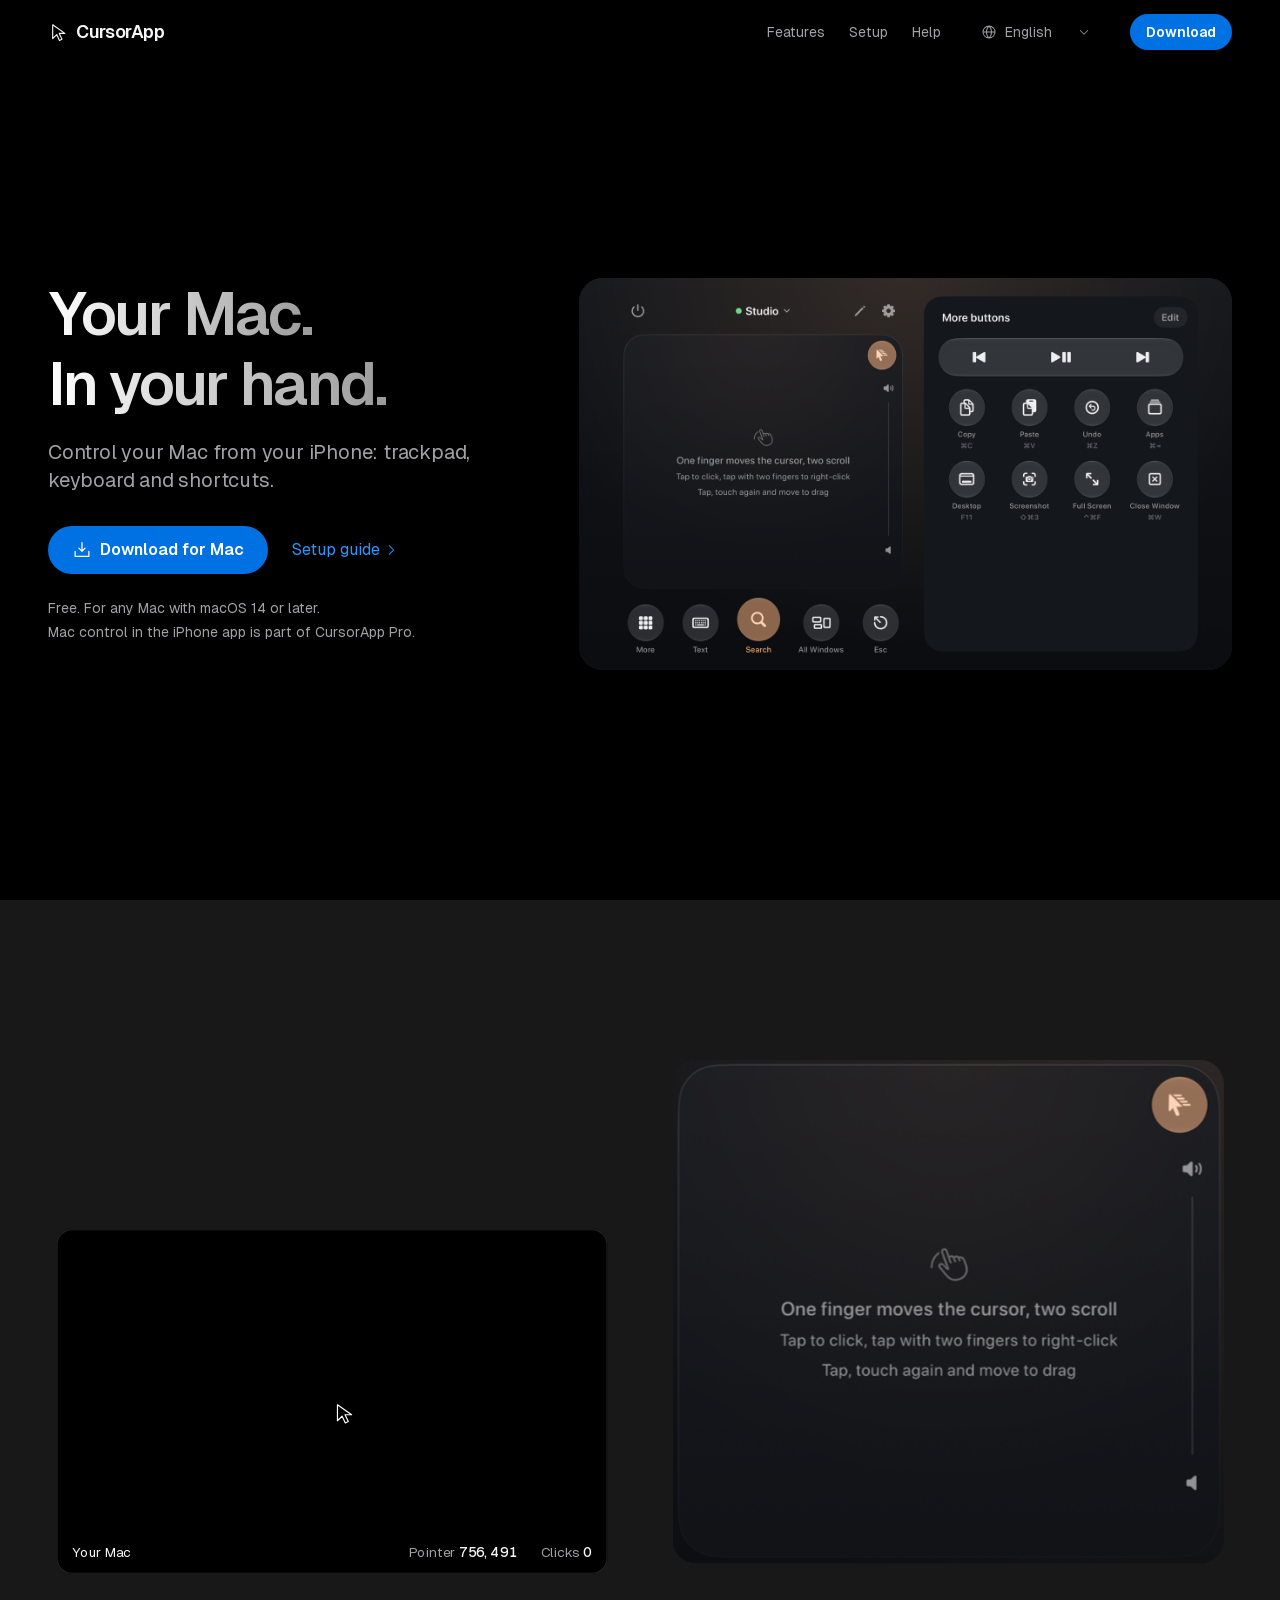
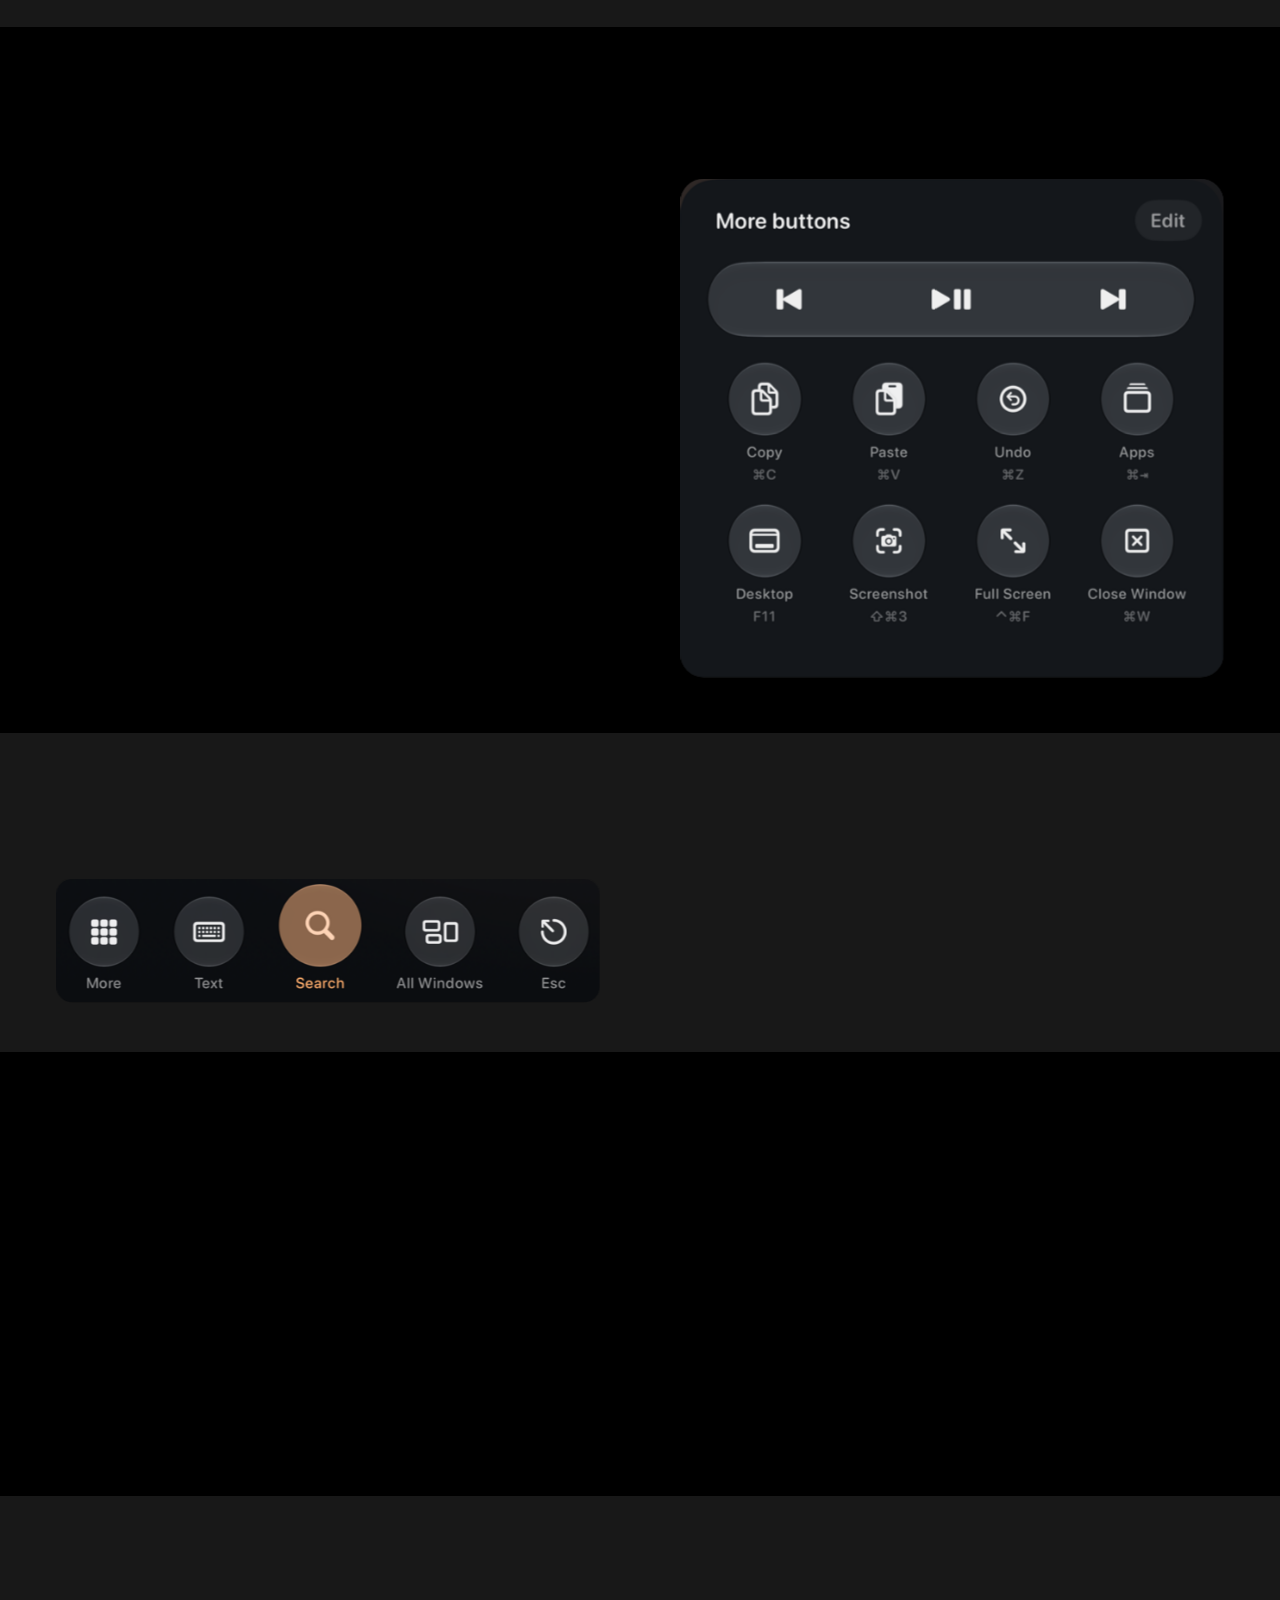
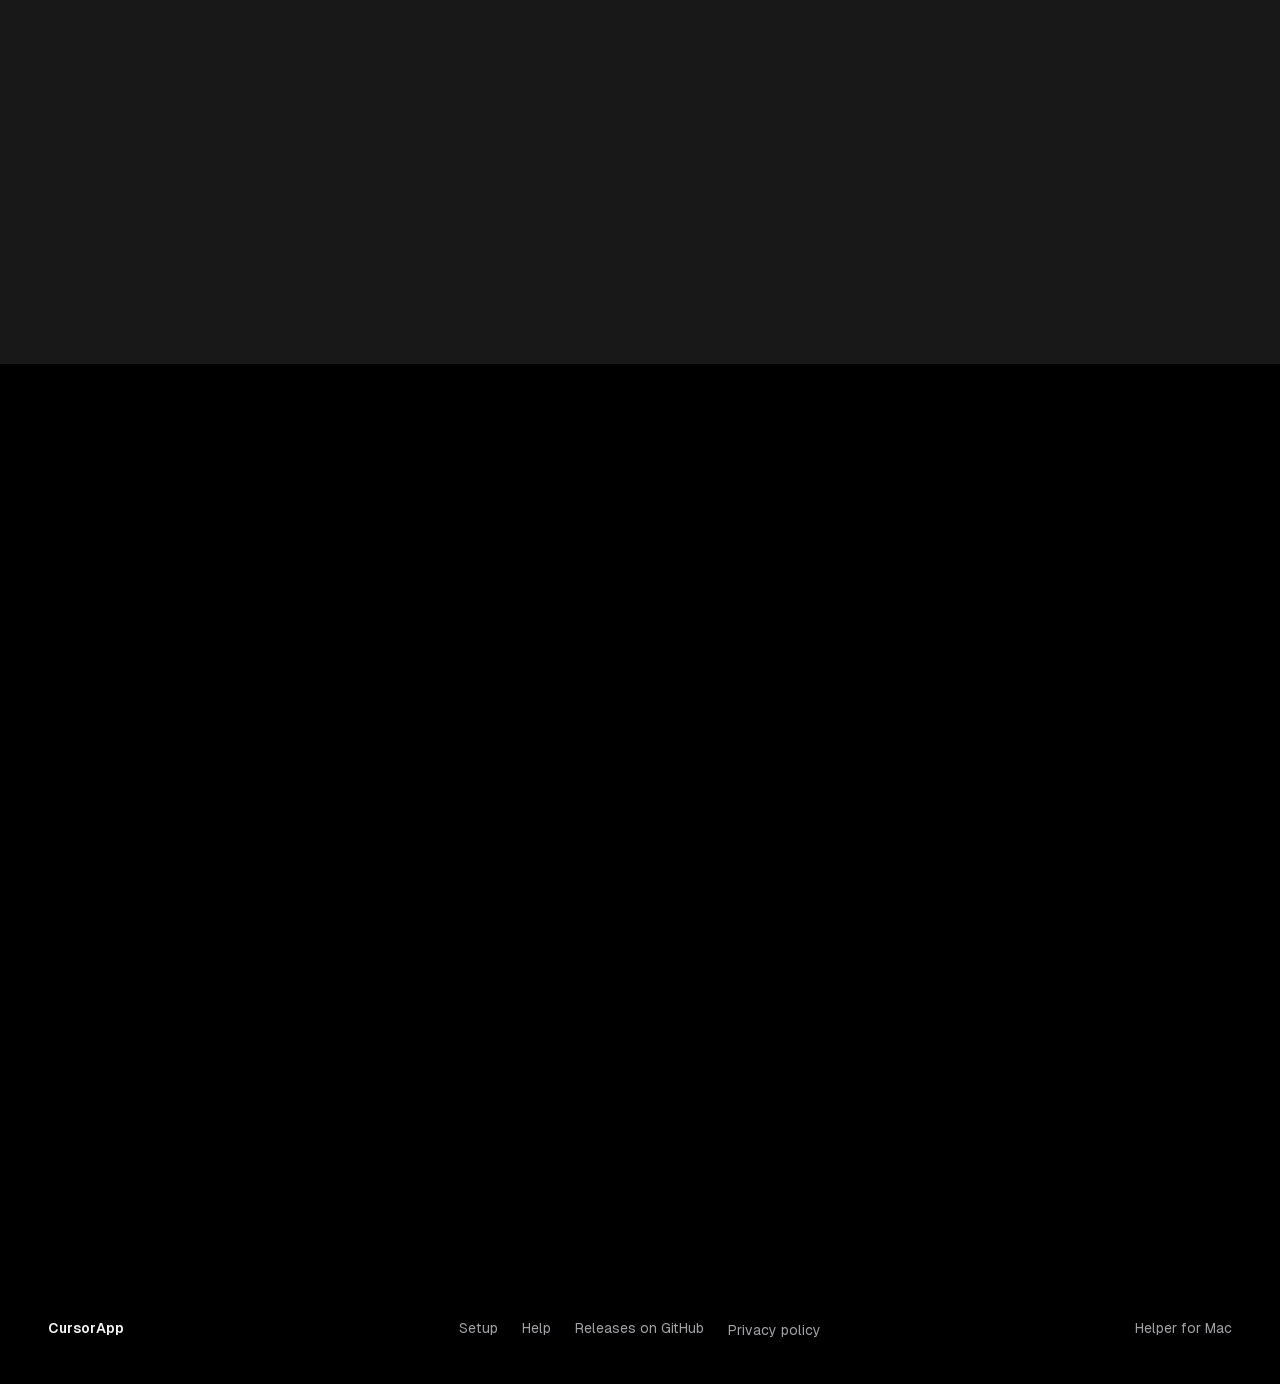
<file: index.html>
<!doctype html>
<html lang="en">
<head>
<meta charset="utf-8">
<meta name="viewport" content="width=device-width, initial-scale=1">
<meta http-equiv="Content-Security-Policy" content="default-src 'self'">
<title>CursorApp</title>
<meta http-equiv="refresh" content="0; url=mac/">
</head>
<body>
<p><a href="mac/">CursorApp Helper for Mac</a></p>
</body>
</html>
</file>
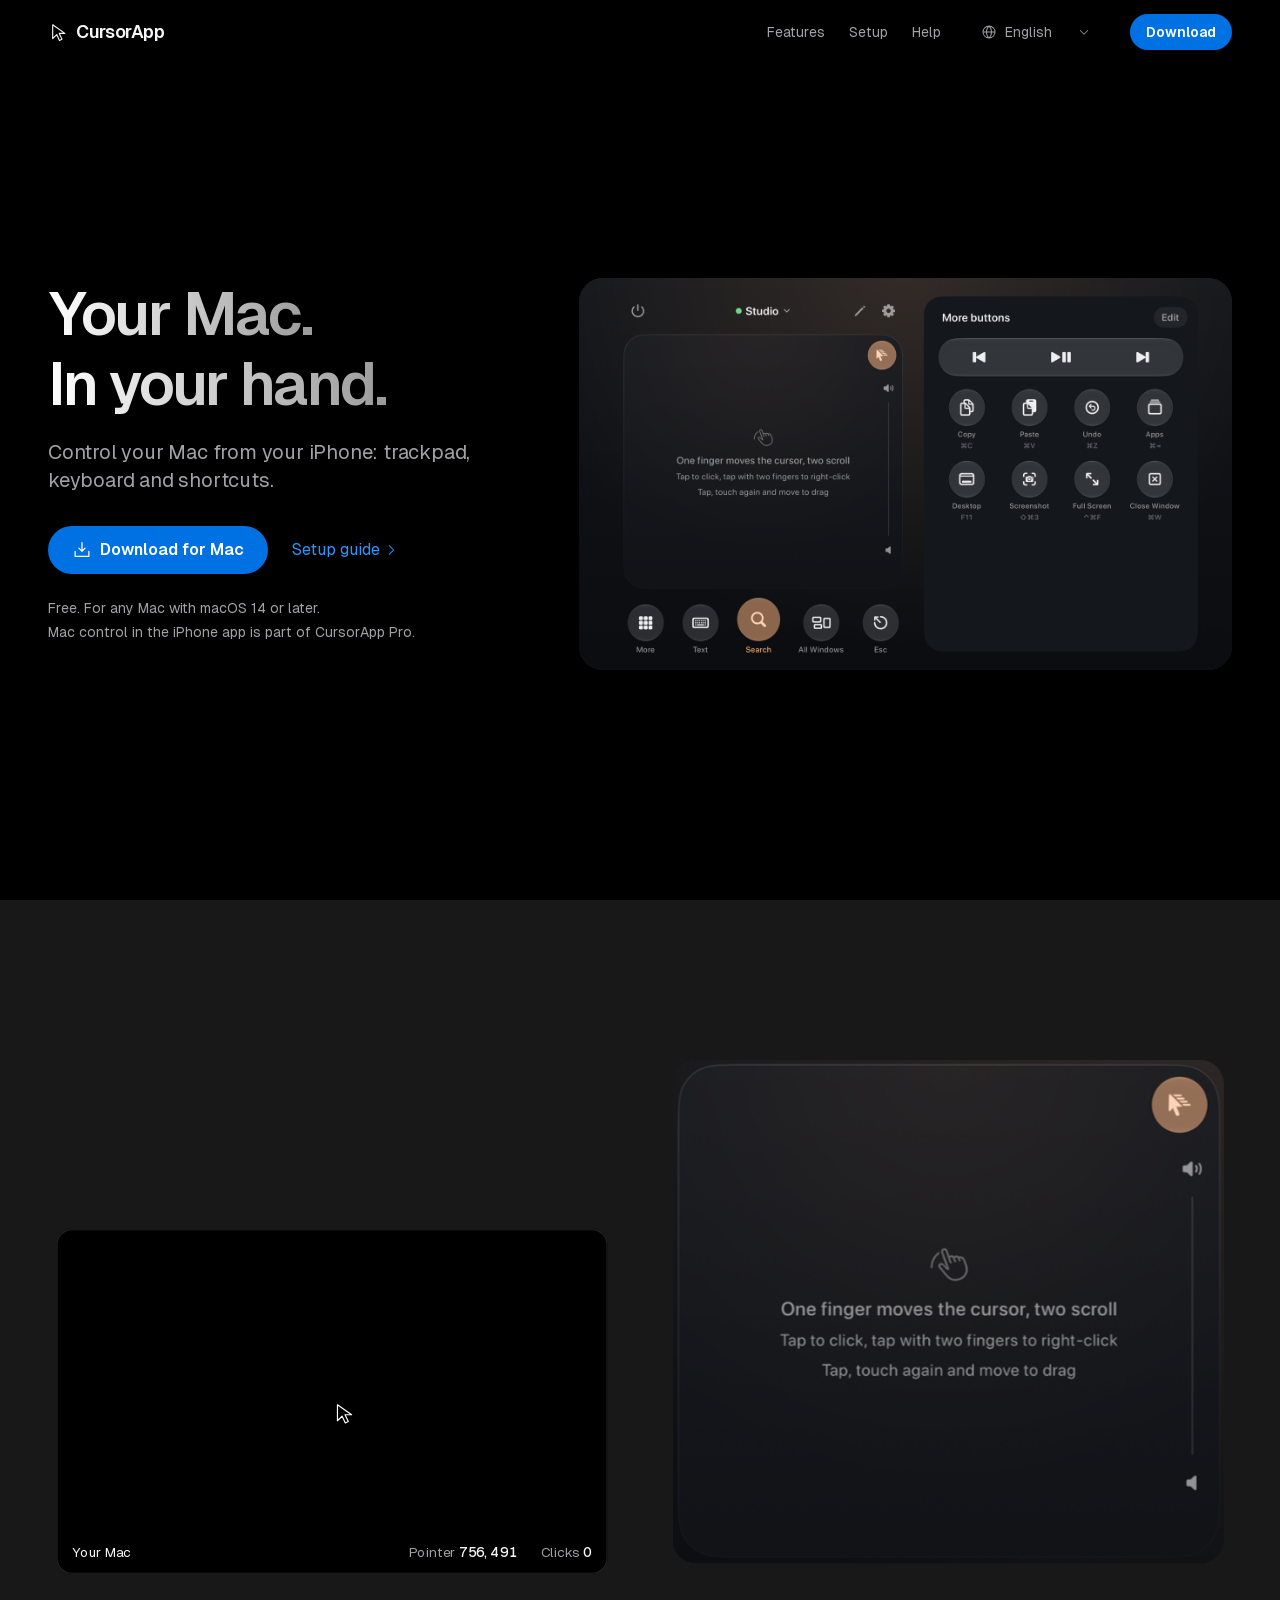
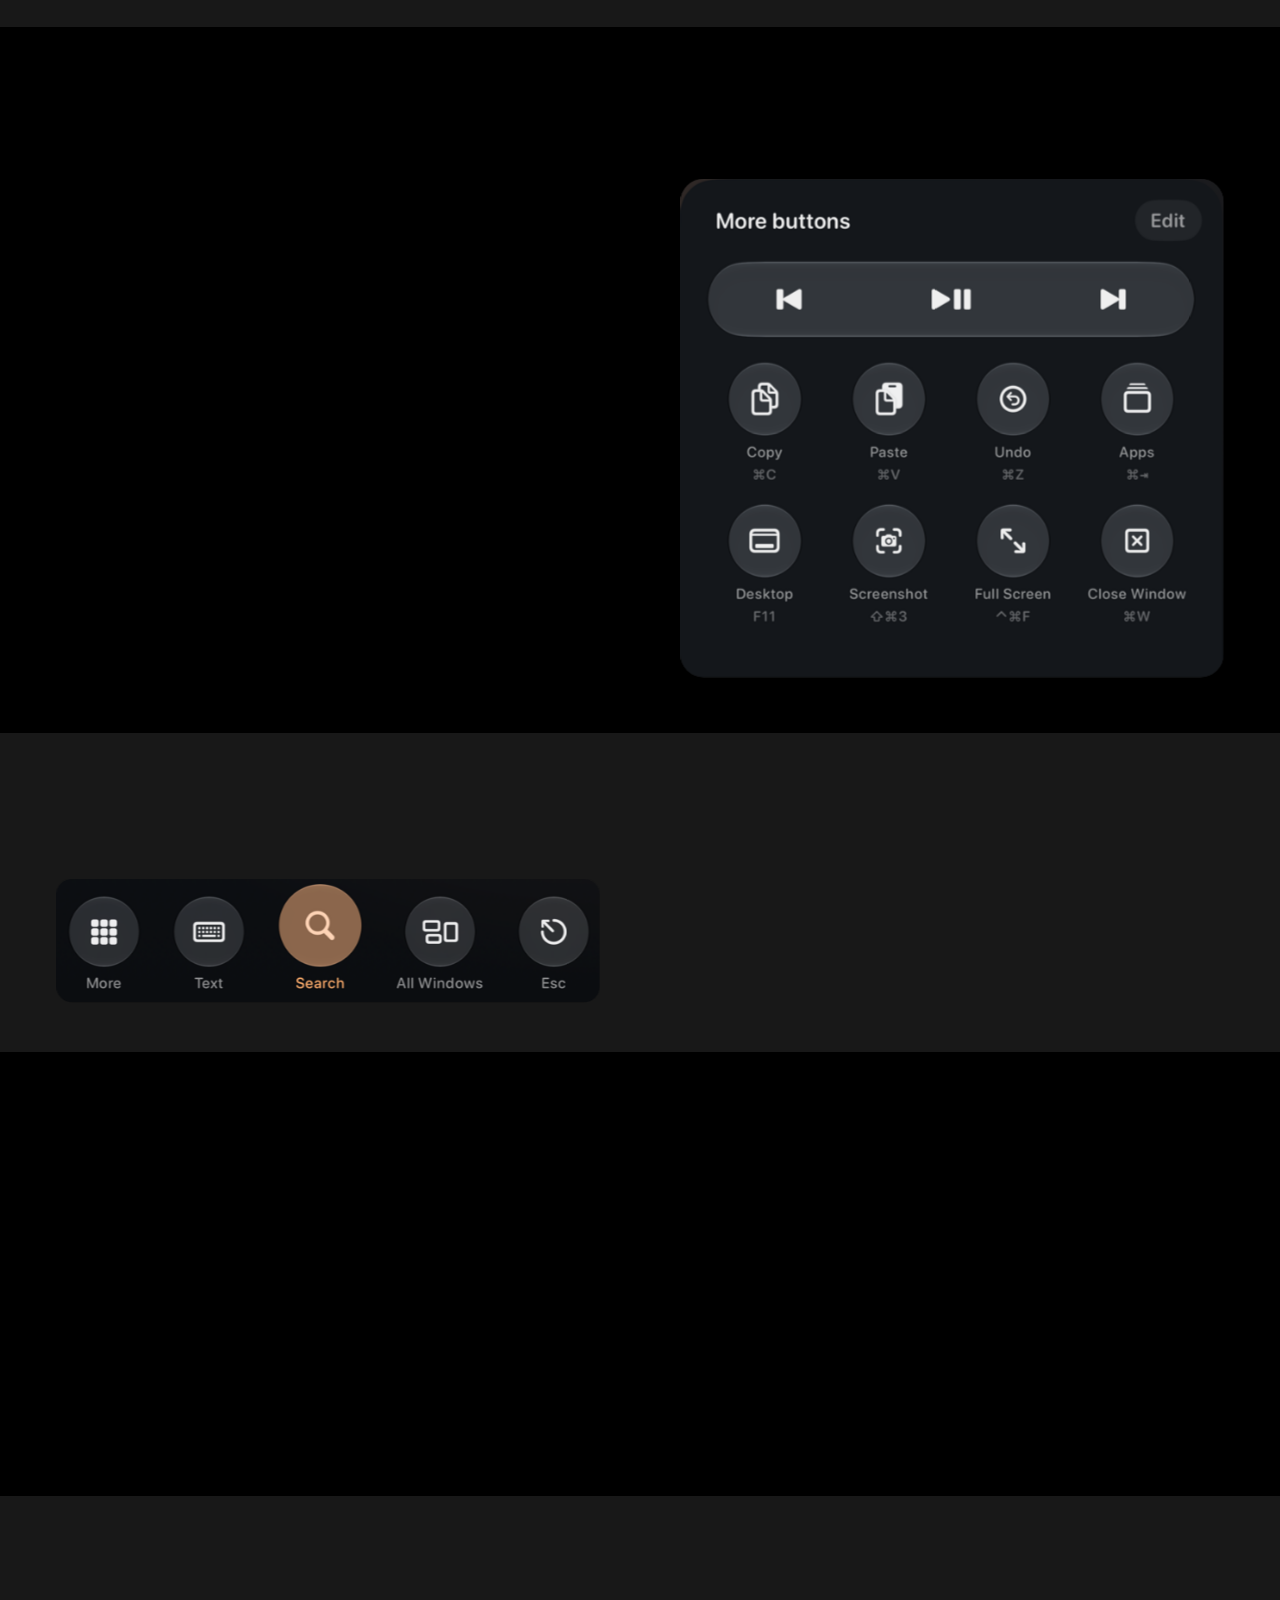
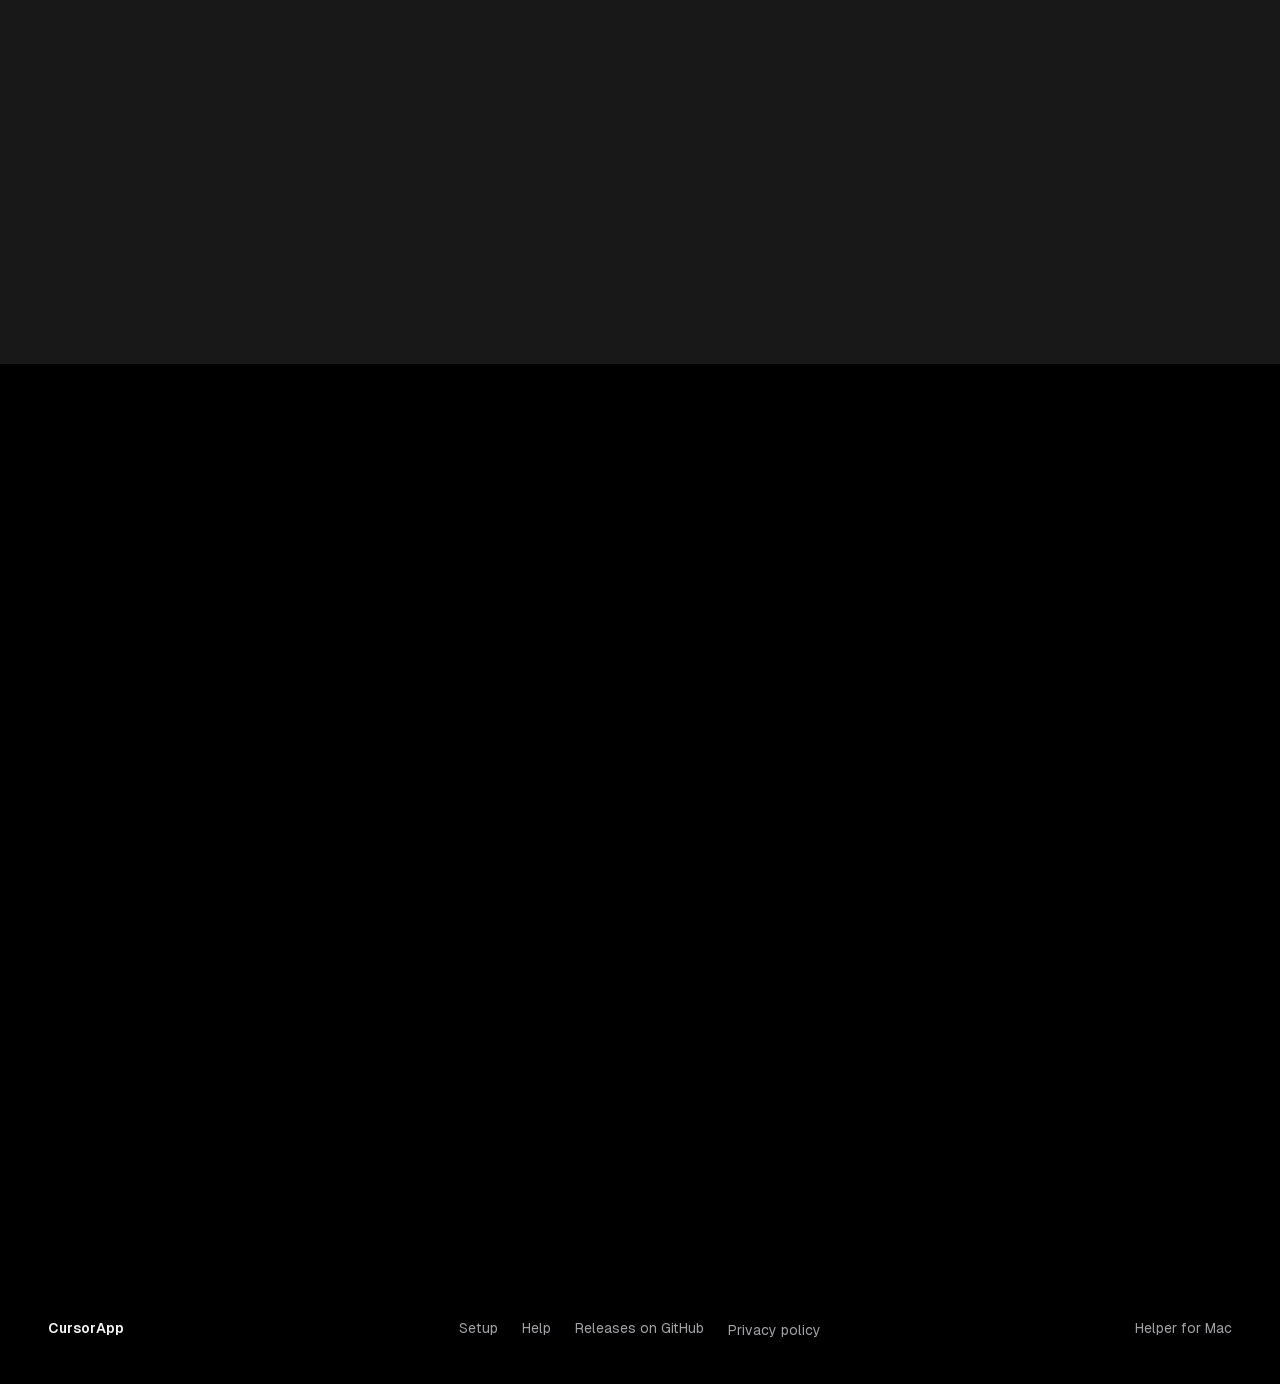
<file: mac/index.html>
<!doctype html>
<html lang="en" dir="ltr">
<head>
<meta charset="utf-8">
<meta name="viewport" content="width=device-width, initial-scale=1">
<meta http-equiv="Content-Security-Policy" content="default-src 'self'">
<meta name="color-scheme" content="dark">
<meta name="theme-color" content="#000000">
<title>CursorApp Helper for Mac</title>
<meta name="description" content="Turn your iPhone into a trackpad and keyboard for your Mac. Download the free CursorApp Helper.">
<meta property="og:title" content="CursorApp Helper for Mac">
<meta property="og:description" content="Use your iPhone as a trackpad, keyboard and remote for your Mac.">
<meta property="og:type" content="website">
<link rel="icon" href="assets/brand-mark.svg" type="image/svg+xml">
<link rel="preload" href="assets/fonts/Geist-Variable.woff2" as="font" type="font/woff2" crossorigin>
<link rel="stylesheet" href="style.css?v=20261028.1">
<script src="locales.js?v=20261028.1" defer></script>
<script src="page.js?v=20261028.1" defer></script>
</head>
<body>
<a class="skip-link" href="#main" data-i18n="skip">Skip to content</a>
<header class="site-header">
  <div class="bar frame">
    <a class="brand" href="./" data-localized-link data-i18n-label="brandLabel" aria-label="CursorApp — home" dir="ltr"><svg class="brand-mark" viewBox="0 0 32 32" aria-hidden="true"><path d="M7.5 4.5v22l6.4-6.4 4.4 9.4 4.1-1.9-4.5-9.4h9.1L7.5 4.5Z"/></svg><span>CursorApp</span></a>
    <nav class="navigation" data-i18n-label="navLabel" aria-label="Navigation"><a href="#features" data-i18n="navFeatures">Features</a><a href="#setup" data-i18n="navSetup">Setup</a><a href="#help" data-i18n="navHelp">Help</a></nav>
    <label class="language-picker">
      <span class="sr-only" data-i18n="language">Language</span>
      <svg class="globe" viewBox="0 0 256 256" aria-hidden="true"><path d="M128,24h0A104,104,0,1,0,232,128,104.12,104.12,0,0,0,128,24Zm87.62,96H175.79C174,83.49,159.94,57.67,148.41,42.4A88.19,88.19,0,0,1,215.63,120ZM96.23,136h63.54c-2.31,41.61-22.23,67.11-31.77,77C118.45,203.1,98.54,177.6,96.23,136Zm0-16C98.54,78.39,118.46,52.89,128,43c9.55,9.93,29.46,35.43,31.77,77Zm11.36-77.6C96.06,57.67,82,83.49,80.21,120H40.37A88.19,88.19,0,0,1,107.59,42.4ZM40.37,136H80.21c1.82,36.51,15.85,62.33,27.38,77.6A88.19,88.19,0,0,1,40.37,136Zm108,77.6c11.53-15.27,25.56-41.09,27.38-77.6h39.84A88.19,88.19,0,0,1,148.41,213.6Z"/></svg>
      <select id="language" name="lang">
        <option value="en" lang="en">English</option><option value="ru" lang="ru">Русский</option><option value="es" lang="es">Español</option><option value="pt-BR" lang="pt-BR">Português</option><option value="fr" lang="fr">Français</option><option value="de" lang="de">Deutsch</option><option value="zh-Hans" lang="zh-Hans">简体中文</option><option value="hi" lang="hi">हिन्दी</option><option value="ar" lang="ar">العربية</option><option value="ja" lang="ja">日本語</option><option value="ko" lang="ko">한국어</option>
      </select>
      <svg class="select-arrow" viewBox="0 0 256 256" aria-hidden="true"><path d="M213.66,101.66l-80,80a8,8,0,0,1-11.32,0l-80-80A8,8,0,0,1,53.66,90.34L128,164.69l74.34-74.35a8,8,0,0,1,11.32,11.32Z"/></svg>
    </label>
    <a class="button button-small" data-download href="https://github.com/AllFatherAI/cursorapp-site/releases" data-i18n="headerDownload">Download</a>
  </div>
</header>
<main id="main">
  <section class="hero" aria-labelledby="h-title">
    <div class="hero-grid frame">
      <div class="hero-copy">
        <h1 id="h-title"><span class="line"><span data-i18n="hero1">Your Mac.</span></span><span class="line"><span data-i18n="hero2">In your hand.</span></span></h1>
        <p class="lead" data-i18n="lead">Use your iPhone as a trackpad, keyboard and remote for your Mac.</p>
        <div class="actions">
          <a class="button" id="download" data-download href="https://github.com/AllFatherAI/cursorapp-site/releases"><svg viewBox="0 0 256 256" aria-hidden="true"><path d="M224,144v64a8,8,0,0,1-8,8H40a8,8,0,0,1-8-8V144a8,8,0,0,1,16,0v56H208V144a8,8,0,0,1,16,0Zm-101.66,5.66a8,8,0,0,0,11.32,0l40-40a8,8,0,0,0-11.32-11.32L136,124.69V32a8,8,0,0,0-16,0v92.69L93.66,98.34a8,8,0,0,0-11.32,11.32Z"/></svg><span class="download-label">Download for Mac</span></a>
          <a class="text-link" href="#setup"><span data-i18n="setupLink">Setup guide</span><svg viewBox="0 0 256 256" aria-hidden="true"><path d="M181.66,133.66l-80,80a8,8,0,0,1-11.32-11.32L164.69,128,90.34,53.66a8,8,0,0,1,11.32-11.32l80,80A8,8,0,0,1,181.66,133.66Z"/></svg></a>
        </div>
        <div class="facts">
          <p data-i18n="requirements">Free. For any Mac with macOS 14 or later.</p>
          <p data-i18n="pricing">Mac control in the iPhone app is part of CursorApp Pro.</p>
          <p class="release-meta" data-status-only aria-live="polite"></p>
          <p class="download-fallback" hidden><a href="https://github.com/AllFatherAI/cursorapp-site/releases" data-i18n="releases">Releases on GitHub</a></p>
          <noscript><p><a href="https://github.com/AllFatherAI/cursorapp-site/releases">Releases on GitHub</a></p></noscript>
        </div>
      </div>
      <figure class="hero-shot shot" data-ui>
        <img data-shot="mac-shortcuts" data-i18n-alt="heroAlt" src="assets/mac-shortcuts-en.webp" width="1500" height="900" alt="CursorApp on iPhone with the trackpad, the dock and the More buttons panel for a Mac" fetchpriority="high">
      </figure>
    </div>
  </section>

  <section class="try" id="features" aria-labelledby="h-try">
    <div class="frame try-grid">
      <div class="try-copy" data-reveal>
        <h2 id="h-try" data-i18n="padTitle">A trackpad you already know.</h2>
        <p data-i18n="padBody">Try it right here.</p>
      </div>
      <div class="mac-screen" id="mac-screen" data-ui data-reveal>
        <svg class="mac-pointer" id="mac-pointer" viewBox="0 0 32 32" aria-hidden="true"><path d="M7.5 4.5v22l6.4-6.4 4.4 9.4 4.1-1.9-4.5-9.4h9.1L7.5 4.5Z"/></svg>
        <p class="readout"><span data-i18n="screenLabel">Your Mac</span><span><span data-i18n="readPointer">Pointer</span> <b id="read-pointer" dir="ltr">756, 491</b></span><span><span data-i18n="readClicks">Clicks</span> <b id="read-clicks">0</b></span></p>
      </div>
      <div class="pad shot" id="pad" tabindex="0" role="application" data-ui data-reveal data-i18n-label="padLabel" aria-label="Trackpad demo" aria-describedby="pad-help">
        <img data-shot="mac-trackpad" src="assets/mac-trackpad-en.webp" width="652" height="596" alt="" loading="lazy" draggable="false">
        <span class="sr-only" id="pad-help" data-i18n="padHelp">Drag to move the pointer, tap to click. With a keyboard, use the arrow keys and Enter.</span>
      </div>
    </div>
  </section>

  <section class="shortcuts" aria-labelledby="h-short">
    <div class="frame split">
      <div class="split-copy">
        <h2 id="h-short" data-i18n="shortTitle" data-reveal>Eight shortcuts. One tap each.</h2>
        <p data-i18n="shortBody" data-reveal>Copy, paste, screenshot, full screen and more. Swap any button for your own.</p>
      </div>
      <figure class="shot panel-shot" data-ui data-reveal>
        <img data-shot="mac-panel" src="assets/mac-panel-en.webp" width="630" height="578" alt="" loading="lazy">
      </figure>
    </div>
  </section>

  <section class="dock" aria-labelledby="h-dock">
    <div class="frame split split-flip">
      <div class="split-copy">
        <h2 id="h-dock" data-i18n="dockTitle" data-reveal>The dock does the rest.</h2>
        <p data-i18n="dockBody" data-reveal>Search opens Spotlight, All Windows shows every window, and Text brings up the iPhone keyboard.</p>
      </div>
      <figure class="shot dock-shot" data-ui data-reveal>
        <img data-shot="mac-dock" src="assets/mac-dock-en.webp" width="652" height="148" alt="" loading="lazy">
      </figure>
    </div>
  </section>

  <section class="trust" aria-labelledby="h-trust">
    <div class="frame trust-grid">
      <h2 id="h-trust" data-i18n="trustTitle" data-reveal>Free and private.</h2>
      <div class="trust-list">
        <div data-reveal><h3 data-i18n="t1Title">Checked by Apple</h3><p data-i18n="t1Body">Helper is signed by its developer and notarized by Apple. Updates are signed too.</p></div>
        <div data-reveal><h3 data-i18n="t2Title">Stays on your Wi‑Fi</h3><p data-i18n="t2Body">Your iPhone talks to your Mac directly. No account, no servers in between.</p></div>
        <div data-reveal><h3 data-i18n="t3Title">No tracking</h3><p data-i18n="t3Body">No analytics or ads.</p><a href="../privacy/" class="privacy-link" data-i18n="privacyLink">Privacy policy</a></div>
      </div>
    </div>
  </section>

  <section class="setup" id="setup" aria-labelledby="h-steps">
    <div class="frame">
      <div class="setup-head" data-reveal><h2 id="h-steps" data-i18n="setupTitle">Set up in three steps.</h2><p data-i18n="setupIntro">Your iPhone and Mac need to be on the same Wi‑Fi.</p></div>
      <ol class="steps">
        <li data-reveal><h3 data-i18n="step1Title">Install Helper</h3><p data-i18n="step1Body">Open the download. Drag CursorApp Helper into Applications, then open it.</p></li>
        <li data-reveal><h3 data-i18n="step2Title">Allow control</h3><p data-i18n="step2Body">Turn on CursorApp Helper in System Settings → Privacy &amp; Security → Accessibility.</p></li>
        <li data-reveal><h3 data-i18n="step3Title">Pair your iPhone</h3><p data-i18n="step3Body">Choose “Pair a Phone…” in the Helper menu. Tap “Search” in CursorApp on your iPhone and choose your Mac.</p></li>
      </ol>
    </div>
  </section>

  <section class="help" id="help" aria-labelledby="h-help">
    <div class="frame help-grid">
      <div class="help-head" data-reveal><h2 id="h-help" data-i18n="helpTitle">Common questions.</h2></div>
      <div class="questions" data-reveal>
        <details name="help"><summary data-i18n="faq1Title">My Mac doesn’t appear</summary><p data-i18n="faq1Body">Check that both devices are on the same network.</p></details>
        <details name="help"><summary data-i18n="faq2Title">Connected, but the cursor won’t move</summary><p data-i18n="faq2Body">Turn on CursorApp Helper in System Settings → Privacy &amp; Security → Accessibility.</p></details>
        <details name="help"><summary data-i18n="faq3Title">My Mac stopped responding after an update</summary><p data-i18n="faq3Body">In Accessibility, remove CursorApp Helper with the “−” button, then add it again from Applications.</p></details>
        <details name="help"><summary data-i18n="faq7Title" id="faq-free">Is Helper free?</summary><p data-i18n="faq7Body">Yes, Helper for Mac is free.</p></details>
        <details name="help"><summary data-i18n="faq5Title">Uninstall Helper</summary><p data-i18n="faq5Body">Choose “Quit” in the Helper menu and delete Helper from Applications.</p></details>
        <details name="help"><summary data-i18n="faq6Title">Signing and download verification</summary><p data-i18n="faq6Body">Helper is signed with Developer ID “Vladislav Sukhov (Y3SRRD5QMG)” and notarized by Apple.</p><div id="sha-box" hidden><p data-i18n="hashLabel">Download SHA-256:</p><code id="sha" dir="ltr"></code><p data-i18n="hashInstructions">Run shasum -a 256 path/to/file.dmg in Terminal and compare the result.</p></div></details>
      </div>
    </div>
  </section>

  <section class="final" aria-labelledby="h-final">
    <div class="frame final-inner">
      <h2 id="h-final" data-i18n="ctaTitle" data-reveal>Your Mac, from the couch.</h2>
      <div class="final-action" data-reveal>
        <a class="button" data-download href="https://github.com/AllFatherAI/cursorapp-site/releases"><svg viewBox="0 0 256 256" aria-hidden="true"><path d="M224,144v64a8,8,0,0,1-8,8H40a8,8,0,0,1-8-8V144a8,8,0,0,1,16,0v56H208V144a8,8,0,0,1,16,0Zm-101.66,5.66a8,8,0,0,0,11.32,0l40-40a8,8,0,0,0-11.32-11.32L136,124.69V32a8,8,0,0,0-16,0v92.69L93.66,98.34a8,8,0,0,0-11.32,11.32Z"/></svg><span class="download-label">Download for Mac</span></a>
        <p class="release-meta" aria-hidden="true"></p>
        <p data-i18n="requirements">macOS 14 or later · Apple silicon and Intel</p>
      </div>
    </div>
  </section>
</main>
<footer class="frame site-footer">
  <a href="#main" class="footer-name" dir="ltr">CursorApp</a>
  <nav class="footer-links" data-i18n-label="navLabel" aria-label="Navigation"><a href="#setup" data-i18n="navSetup">Setup</a><a href="#help" data-i18n="navHelp">Help</a><a href="https://github.com/AllFatherAI/cursorapp-site/releases" data-i18n="releases">Releases on GitHub</a><a href="../privacy/" class="privacy-link" data-i18n="privacyLink">Privacy policy</a></nav>
  <span class="footer-label" data-i18n="footerLabel">Helper for Mac</span>
</footer>
</body>
</html>
</file>
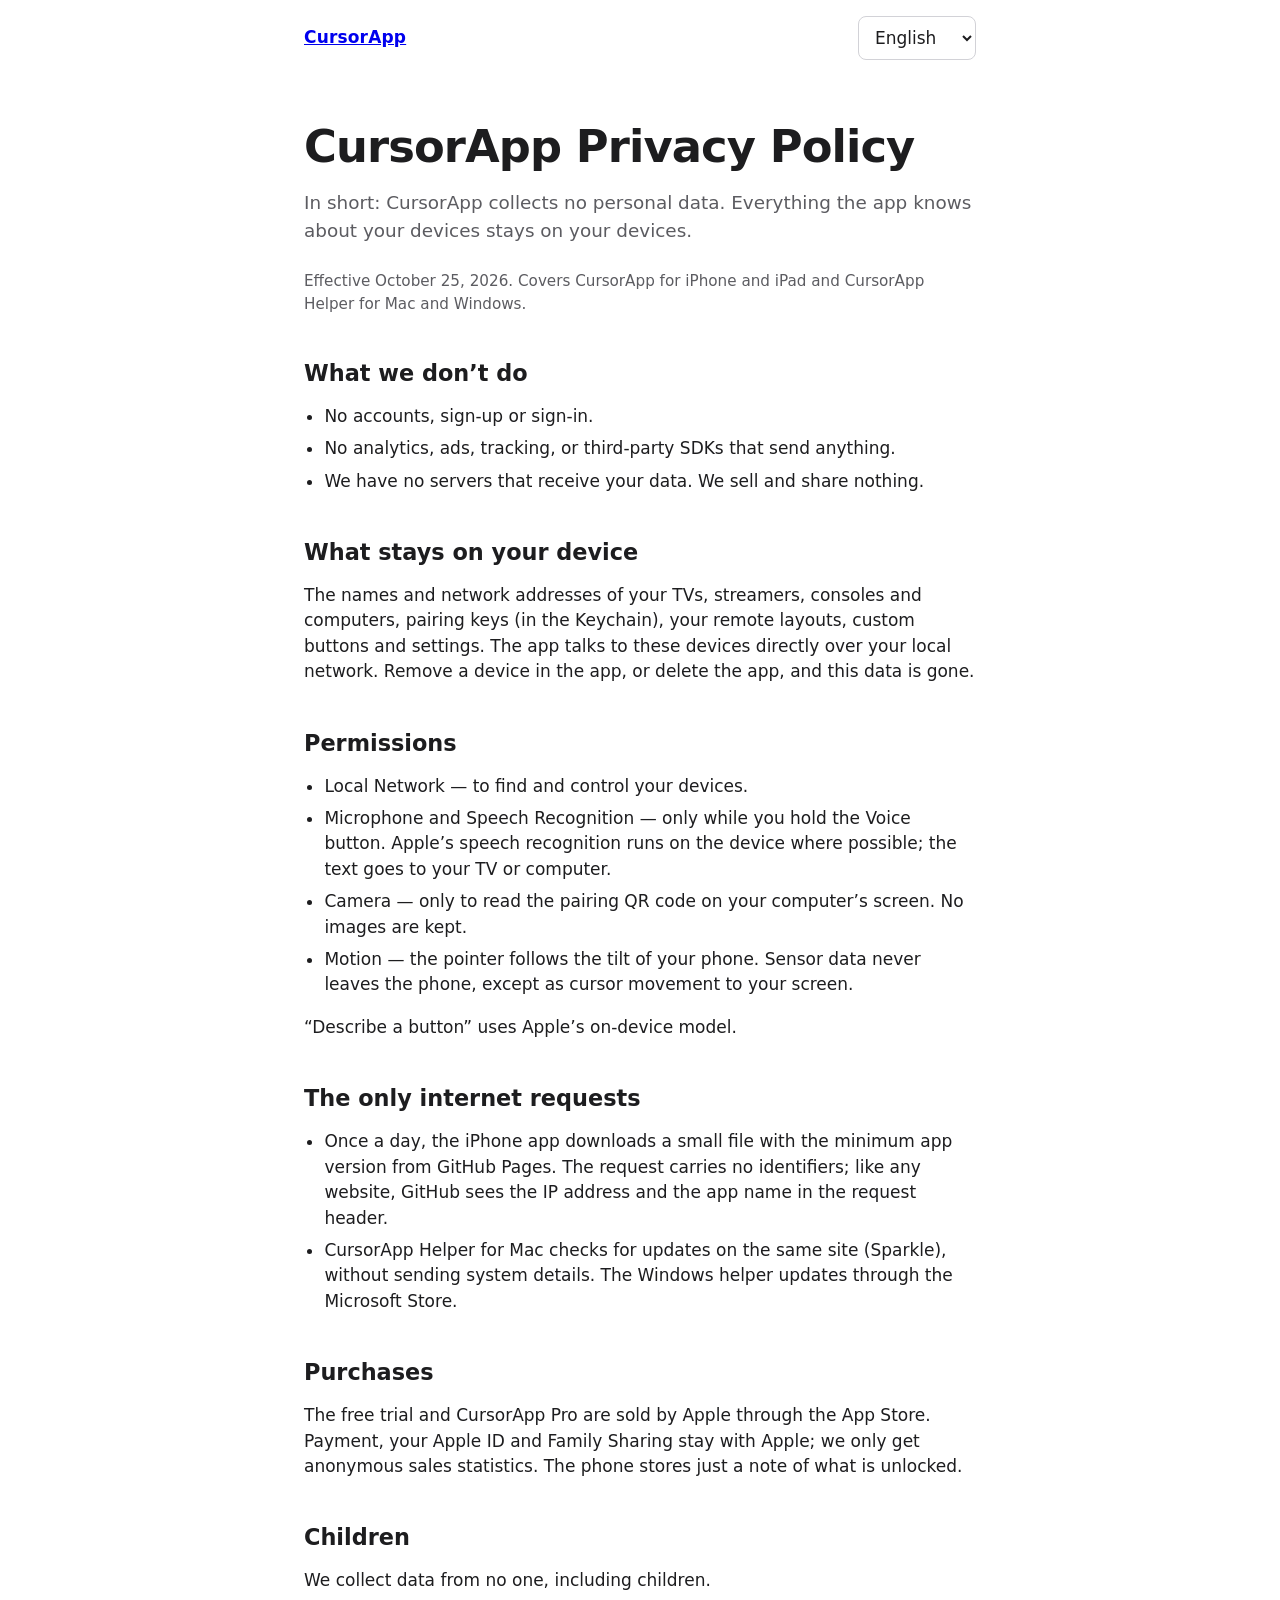
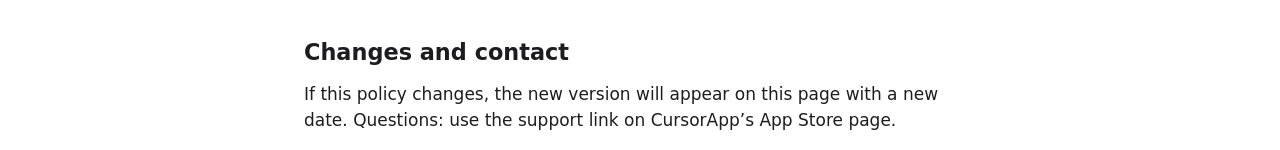
<file: privacy/index.html>
<!doctype html>
<html lang="en">
<head>
<meta charset="utf-8">
<meta name="viewport" content="width=device-width, initial-scale=1">
<meta http-equiv="Content-Security-Policy" content="default-src 'self'">
<meta name="color-scheme" content="light dark">
<title>CursorApp Privacy Policy</title>
<meta name="description" content="CursorApp collects no personal data. Everything stays on your devices.">
<link rel="stylesheet" href="style.css">
<script src="../lang.js" defer></script>
</head>
<body class="legal">
<header class="bar">
  <a class="brand" href="../mac/" data-localized-link>CursorApp<span class="brand-dot" aria-hidden="true"></span></a>
  <label class="language-picker">
    <span class="sr-only"><span lang="ru">Язык</span><span lang="en">Language</span></span>
    <select id="language" name="lang">
      <option value="en" lang="en">English</option>
      <option value="ru" lang="ru">Русский</option>
    </select>
  </label>
</header>

<main>
  <section aria-labelledby="h-title">
    <h1 id="h-title"><span lang="ru">Политика конфиденциальности CursorApp</span><span lang="en">CursorApp Privacy Policy</span></h1>
    <p class="lead"><span lang="ru">Коротко: CursorApp не собирает персональные данные. Всё, что приложение знает о ваших устройствах, остаётся на ваших устройствах.</span><span lang="en">In short: CursorApp collects no personal data. Everything the app knows about your devices stays on your devices.</span></p>
    <p class="meta"><span lang="ru">Действует с 25 октября 2026 года. Относится к приложению CursorApp для iPhone и iPad и к CursorApp Helper для Mac и Windows.</span><span lang="en">Effective October 25, 2026. Covers CursorApp for iPhone and iPad and CursorApp Helper for Mac and Windows.</span></p>
  </section>

  <section aria-labelledby="h-none">
    <h2 id="h-none"><span lang="ru">Чего мы не делаем</span><span lang="en">What we don’t do</span></h2>
    <ul>
      <li><span lang="ru">Нет аккаунтов, регистрации и входа.</span><span lang="en">No accounts, sign-up or sign-in.</span></li>
      <li><span lang="ru">Нет аналитики, рекламы, трекинга и сторонних SDK, которые что-то отправляют.</span><span lang="en">No analytics, ads, tracking, or third-party SDKs that send anything.</span></li>
      <li><span lang="ru">У нас нет серверов, на которые приходили бы ваши данные. Мы ничего не продаём и не передаём.</span><span lang="en">We have no servers that receive your data. We sell and share nothing.</span></li>
    </ul>
  </section>

  <section aria-labelledby="h-device">
    <h2 id="h-device"><span lang="ru">Что хранится на устройстве</span><span lang="en">What stays on your device</span></h2>
    <p><span lang="ru">Имена и адреса ваших телевизоров, приставок и компьютеров в домашней сети, ключи сопряжения (в Связке ключей), ваши раскладки пульта, свои кнопки и настройки. Приложение общается с этими устройствами напрямую по локальной сети. Удалите устройство в приложении или само приложение — и эти данные исчезнут.</span><span lang="en">The names and network addresses of your TVs, streamers, consoles and computers, pairing keys (in the Keychain), your remote layouts, custom buttons and settings. The app talks to these devices directly over your local network. Remove a device in the app, or delete the app, and this data is gone.</span></p>
  </section>

  <section aria-labelledby="h-perms">
    <h2 id="h-perms"><span lang="ru">Разрешения</span><span lang="en">Permissions</span></h2>
    <ul>
      <li><span lang="ru">Локальная сеть — чтобы найти устройства и управлять ими.</span><span lang="en">Local Network — to find and control your devices.</span></li>
      <li><span lang="ru">Микрофон и распознавание речи — только пока вы держите кнопку «Голос». Речь распознаёт Apple, на устройстве, где это возможно; текст уходит на ваш телевизор или компьютер.</span><span lang="en">Microphone and Speech Recognition — only while you hold the Voice button. Apple’s speech recognition runs on the device where possible; the text goes to your TV or computer.</span></li>
      <li><span lang="ru">Камера — только чтобы прочитать QR-код сопряжения с экрана компьютера. Снимки не сохраняются.</span><span lang="en">Camera — only to read the pairing QR code on your computer’s screen. No images are kept.</span></li>
      <li><span lang="ru">Движение — указка следует за наклоном телефона. Данные датчиков не покидают телефон, кроме движения курсора на ваш экран.</span><span lang="en">Motion — the pointer follows the tilt of your phone. Sensor data never leaves the phone, except as cursor movement to your screen.</span></li>
    </ul>
    <p><span lang="ru">«Кнопка словами» работает на модели Apple прямо на устройстве.</span><span lang="en">“Describe a button” uses Apple’s on-device model.</span></p>
  </section>

  <section aria-labelledby="h-net">
    <h2 id="h-net"><span lang="ru">Единственные запросы в интернет</span><span lang="en">The only internet requests</span></h2>
    <ul>
      <li><span lang="ru">Раз в сутки приложение для iPhone загружает с GitHub Pages небольшой файл с номером минимальной версии. В запросе нет никаких идентификаторов; GitHub, как любой сайт, видит IP-адрес и имя приложения в заголовке запроса.</span><span lang="en">Once a day, the iPhone app downloads a small file with the minimum app version from GitHub Pages. The request carries no identifiers; like any website, GitHub sees the IP address and the app name in the request header.</span></li>
      <li><span lang="ru">CursorApp Helper для Mac проверяет обновления на том же сайте (Sparkle), без сведений о системе. Помощник для Windows обновляется через Microsoft Store.</span><span lang="en">CursorApp Helper for Mac checks for updates on the same site (Sparkle), without sending system details. The Windows helper updates through the Microsoft Store.</span></li>
    </ul>
  </section>

  <section aria-labelledby="h-buy">
    <h2 id="h-buy"><span lang="ru">Покупки</span><span lang="en">Purchases</span></h2>
    <p><span lang="ru">Пробную неделю и CursorApp Pro продаёт Apple через App Store. Оплата, Apple ID и семейный доступ остаются у Apple; мы получаем только обезличенную статистику продаж. На телефоне хранится лишь отметка о том, что открыто.</span><span lang="en">The free trial and CursorApp Pro are sold by Apple through the App Store. Payment, your Apple ID and Family Sharing stay with Apple; we only get anonymous sales statistics. The phone stores just a note of what is unlocked.</span></p>
  </section>

  <section aria-labelledby="h-kids">
    <h2 id="h-kids"><span lang="ru">Дети</span><span lang="en">Children</span></h2>
    <p><span lang="ru">Мы ни у кого не собираем данные, в том числе у детей.</span><span lang="en">We collect data from no one, including children.</span></p>
  </section>

  <section aria-labelledby="h-contact">
    <h2 id="h-contact"><span lang="ru">Изменения и связь</span><span lang="en">Changes and contact</span></h2>
    <p><span lang="ru">Если политика изменится, новая версия появится на этой странице с новой датой. Вопросы — через ссылку поддержки на странице CursorApp в App Store.</span><span lang="en">If this policy changes, the new version will appear on this page with a new date. Questions: use the support link on CursorApp’s App Store page.</span></p>
  </section>
</main>
</body>
</html>
</file>
<file: mac/style.css>
@font-face {
  font-family: "Geist";
  src: url("assets/fonts/Geist-Variable.woff2") format("woff2");
  font-weight: 100 900;
  font-display: swap;
}
:root {
  color-scheme: dark;
  --bg: #000;
  --surface: #181818;
  --raised: #1f1f1f;
  --step: #272727;
  --edge: #313131;
  --ink: #f5f5f7;
  --muted: #a1a1a6;
  --blue: #0071e3;
  --blue-hover: #0077ed;
  --link: #2997ff;
  --on-blue: #fff;
  --font: "Geist", system-ui, -apple-system, BlinkMacSystemFont, "Segoe UI", "PingFang SC", "Hiragino Sans", "Apple SD Gothic Neo", sans-serif;
  --gutter: 48px;
  --ease: cubic-bezier(.22,1,.36,1);
}
* { box-sizing: border-box; }
html { -webkit-text-size-adjust: 100%; scroll-padding-top: 80px; scrollbar-color: var(--edge) var(--bg); background: var(--bg); }
body { margin: 0; background: var(--bg); color: var(--ink); font: 400 16px/24px var(--font); caret-color: var(--link); -webkit-font-smoothing: antialiased; }
[hidden] { display: none !important; }
::selection { color: var(--on-blue); background: var(--blue); }
a { color: var(--link); text-decoration: none; text-underline-offset: .2em; }
a, select, summary, .pad { -webkit-tap-highlight-color: transparent; }
select { font: inherit; }
svg { display: block; fill: currentColor; }
img { display: block; max-width: 100%; height: auto; }
h1, h2, h3, p, figure, ul, ol { margin: 0; }
h1, h2, h3 { font-weight: 600; text-wrap: balance; }
p, li { text-wrap: pretty; }
.frame { width: 100%; max-width: 1280px; margin-inline: auto; padding-inline: var(--gutter); }
.sr-only { position: absolute; width: 1px; height: 1px; padding: 0; margin: -1px; overflow: hidden; clip-path: inset(50%); white-space: nowrap; }
:focus-visible { outline: 2px solid var(--link); outline-offset: 4px; border-radius: 4px; }
.skip-link { position: fixed; inset-block-start: 12px; inset-inline-start: 16px; z-index: 10; padding: 8px 16px; border-radius: 8px; background: var(--ink); color: var(--bg); transform: translateY(-200%); }
.skip-link:focus { transform: none; }

/* Header */
.site-header { position: sticky; inset-block-start: 0; z-index: 5; background: rgba(0,0,0,.72); -webkit-backdrop-filter: saturate(180%) blur(20px); backdrop-filter: saturate(180%) blur(20px); }
.bar { display: flex; align-items: center; gap: 32px; min-height: 64px; }
.brand { display: inline-flex; align-items: center; gap: 8px; min-height: 44px; color: var(--ink); font-size: 18px; line-height: 28px; font-weight: 600; letter-spacing: -.02em; }
.brand-mark { width: 20px; height: 24px; fill: none; stroke: currentColor; stroke-width: 1.8; stroke-linejoin: round; }
.navigation { display: flex; gap: 24px; margin-inline-start: auto; }
.navigation a, .site-footer a { display: inline-flex; align-items: center; min-height: 44px; color: var(--muted); font-size: 14px; line-height: 20px; }
.language-picker { position: relative; display: inline-flex; align-items: center; color: var(--muted); }
.language-picker svg { position: absolute; pointer-events: none; }
.globe { inset-inline-start: 8px; width: 16px; height: 16px; }
.select-arrow { inset-inline-end: 8px; width: 12px; height: 12px; }
select { appearance: none; -webkit-appearance: none; min-height: 40px; max-width: 144px; padding-block: 8px; padding-inline: 32px 24px; border: 0; border-radius: 8px; background: transparent; color: inherit; cursor: pointer; font-size: 14px; line-height: 20px; }
select option { background: var(--raised); color: var(--ink); }

/* Buttons and links */
.button { display: inline-flex; justify-content: center; align-items: center; gap: 8px; min-height: 48px; padding: 12px 24px; border-radius: 9999px; background: var(--blue); color: var(--on-blue); font-size: 16px; line-height: 24px; font-weight: 600; white-space: nowrap; user-select: none; }
.button svg { width: 20px; height: 20px; }
.button-small { min-height: 36px; padding: 8px 16px; font-size: 14px; line-height: 20px; }
.button[aria-disabled="true"] { background: var(--step); color: var(--muted); cursor: progress; }
.button[data-state="unavailable"] { cursor: default; }
.text-link { display: inline-flex; align-items: center; gap: 4px; min-height: 44px; font-size: 16px; line-height: 24px; }
.text-link svg { width: 14px; height: 14px; }
[dir="rtl"] .text-link svg { transform: scaleX(-1); }

/* Hero */
.hero { display: flex; align-items: center; min-height: min(860px, calc(100svh - 64px)); padding-block: 48px 64px; }
.hero-grid { display: grid; grid-template-columns: minmax(0,5fr) minmax(0,7fr); align-items: center; gap: 64px; }
h1 { font-size: 60px; line-height: 1; letter-spacing: -.035em; }
h1 .line { display: block; overflow: clip; padding-block: 2px 8px; }
/* taste-skill-ignore: the landing-page skill sets the hero heading as a white to grey gradient (B5) */
h1 .line > span { display: inline-block; color: transparent; background: linear-gradient(to right, #fff, #9b9b9b); -webkit-background-clip: text; background-clip: text; } /* taste-skill-ignore */
[dir="rtl"] h1 .line > span { background-image: linear-gradient(to left, #fff, #9b9b9b); } /* taste-skill-ignore */
.lead { max-width: 440px; margin-top: 16px; color: var(--muted); font-size: 20px; line-height: 28px; letter-spacing: -.01em; }
.actions { display: flex; flex-wrap: wrap; align-items: center; gap: 12px 24px; margin-top: 32px; }
.facts { margin-top: 24px; color: var(--muted); font-size: 14px; line-height: 20px; }
.facts p + p { margin-top: 4px; }
.release-meta { min-height: 20px; font-variant-numeric: tabular-nums; }
.download-fallback a { display: inline-flex; align-items: center; min-height: 44px; }
.shot { position: relative; overflow: hidden; border-radius: 24px; background: #121212; box-shadow: inset 0 0 0 1px rgba(255,255,255,.06); direction: ltr; } /* taste-skill-ignore: inner edge of a data-ui fragment */
.shot img { width: 100%; }
.hero-shot { margin: 0; }

/* Sections */
section:not(.hero) { padding-block: 96px; }
h2 { font-size: 48px; line-height: 48px; letter-spacing: -.03em; }
h3 { font-size: 20px; line-height: 28px; letter-spacing: -.01em; }

.try { background: var(--surface); }
.try-grid { display: grid; grid-template-columns: minmax(0,1fr) minmax(0,1fr); grid-template-areas: "copy pad" "screen pad"; gap: 40px 48px; align-items: center; }
.try-copy { grid-area: copy; max-width: 560px; align-self: end; }
.try-copy p, .split-copy > p, .setup-head p { margin-top: 16px; color: var(--muted); font-size: 18px; line-height: 28px; }
.mac-screen { grid-area: screen; align-self: start; position: relative; overflow: hidden; aspect-ratio: 16 / 10; border-radius: 16px; background: var(--bg); box-shadow: inset 0 0 0 1px var(--step); direction: ltr; } /* taste-skill-ignore: display edge of the live fragment */
.mac-pointer { position: absolute; top: 40%; left: 48%; width: 24px; height: 24px; fill: #000; stroke: #fff; stroke-width: 1.6; stroke-linejoin: round; pointer-events: none; }
.live .mac-pointer { top: 0; left: 0; }
.ripple { position: absolute; top: -16px; left: -16px; width: 40px; height: 40px; border: 2px solid var(--link); border-radius: 50%; pointer-events: none; animation: ripple .5s var(--ease) forwards; }
@keyframes ripple { from { opacity: 1; scale: .4; } to { opacity: 0; scale: 1.4; } }
.readout { position: absolute; inset: auto 16px 12px; display: flex; flex-wrap: wrap; gap: 4px 24px; color: var(--muted); font-size: 14px; line-height: 20px; }
.readout > span:first-child { margin-inline-end: auto; color: var(--ink); }
.readout b { font-weight: 500; color: var(--ink); font-variant-numeric: tabular-nums; }
.pad { grid-area: pad; margin: 0; cursor: grab; touch-action: none; user-select: none; -webkit-user-select: none; transition: opacity .3s var(--ease); }
.pad:active { cursor: grabbing; opacity: .88; }
.pad img { pointer-events: none; user-select: none; -webkit-user-drag: none; }
.pad:focus-visible { outline-offset: 4px; border-radius: 24px; }

.split { display: grid; grid-template-columns: minmax(0,1fr) minmax(0,560px); gap: 96px; align-items: center; }
.split-flip { grid-template-columns: minmax(0,560px) minmax(0,1fr); }
.split-copy { max-width: 560px; }

.dock { background: var(--surface); }
.split-flip > .shot { order: -1; }
.dock-shot { border-radius: 16px; }

.trust-grid { display: grid; gap: 48px; }
.trust-list { display: grid; grid-template-columns: repeat(3,minmax(0,1fr)); gap: 32px; }
.trust-list p { margin-top: 8px; color: var(--muted); }
.privacy-link { display: inline-flex; align-items: center; min-height: 44px; margin-top: 4px; }

.setup { background: var(--surface); }
.setup-head { display: grid; grid-template-columns: minmax(0,1fr) minmax(0,1fr); gap: 16px 64px; align-items: end; }
.setup-head p { margin-top: 0; max-width: 480px; }
.steps { display: grid; grid-template-columns: repeat(3,minmax(0,1fr)); gap: 32px; margin-top: 64px; padding: 0; list-style: none; counter-reset: step; }
.steps li { counter-increment: step; }
.steps li::before { content: counter(step); display: block; margin-bottom: 16px; color: var(--link); font-size: 36px; line-height: 40px; font-weight: 500; font-variant-numeric: tabular-nums; }
.steps p { margin-top: 8px; color: var(--muted); }

.help-grid { display: grid; grid-template-columns: minmax(0,4fr) minmax(0,8fr); gap: 64px; align-items: start; }
.questions { display: grid; gap: 4px; }
summary { position: relative; display: block; padding-block: 12px; padding-inline: 24px 0; cursor: pointer; font-size: 18px; line-height: 28px; font-weight: 500; list-style: none; transition: color .3s var(--ease); }
summary::-webkit-details-marker { display: none; }
summary::before { content: ""; position: absolute; inset-inline-start: 0; top: 22px; width: 8px; height: 8px; border-radius: 50%; background: var(--muted); transition: background-color .3s var(--ease), scale .3s var(--ease); }
details[open] summary::before { background: var(--link); scale: 1.25; }
details > p, #sha-box { max-width: 60ch; padding: 0 0 16px 24px; color: var(--muted); }
#sha-box p { padding: 0; }
code { display: block; margin-block: 4px; color: var(--ink); font: 14px/20px ui-monospace, SFMono-Regular, Menlo, monospace; overflow-wrap: anywhere; }
[dir="rtl"] details > p, [dir="rtl"] #sha-box { padding: 0 24px 16px 0; }

.final { padding-block: 96px; }
.final-inner { display: grid; justify-items: center; gap: 32px; text-align: center; }
.final-action { display: grid; justify-items: center; gap: 4px; color: var(--muted); font-size: 14px; line-height: 20px; }
.final-action .button { margin-bottom: 16px; }

.site-footer { display: grid; grid-template-columns: 1fr auto 1fr; align-items: center; gap: 16px; padding-block: 32px; color: var(--muted); font-size: 14px; line-height: 20px; }
.footer-name { color: var(--ink) !important; font-weight: 600; justify-self: start; }
.footer-links { display: flex; flex-wrap: wrap; justify-content: center; gap: 0 24px; }
.footer-label { justify-self: end; }

html[lang="ar"] h1, html[lang="ar"] h2 { letter-spacing: 0; line-height: 1.25; }
html[lang="hi"] h1, html[lang="hi"] h2, html[lang="hi"] h3, html[lang="hi"] .lead { letter-spacing: 0; }
html[lang="hi"] h1, html[lang="hi"] h2 { line-height: 1.25; }

@media (hover: hover) {
  a:hover { text-decoration: underline; }
  .brand:hover, .button:hover, .navigation a:hover, .site-footer a:hover { text-decoration: none; }
  .navigation a:hover, .site-footer a:hover, .language-picker:hover { color: var(--ink); }
  select:hover { background: var(--raised); }
  .button:not([aria-disabled]):hover { background: var(--blue-hover); }
  summary:hover { color: var(--link); }
}

/* Motion: everything here is optional; content is complete without it. */
@media (prefers-reduced-motion: no-preference) {
  html { scroll-behavior: smooth; }
  .button { transition: background-color .3s var(--ease), transform .2s var(--ease); }
  .button:active { transform: scale(.98); }
  h1 .line > span { animation: rise .9s var(--ease) both; }
  h1 .line + .line > span { animation-delay: .11s; }
  .lead, .actions, .facts { animation: fade-up .7s var(--ease) .35s both; }
  .hero-shot { animation: fade-up .9s var(--ease) .2s both; }
  @supports (animation-timeline: view()) {
    .hero-shot img { animation: drift linear both; animation-timeline: view(); animation-range: exit 0% exit 100%; transform-origin: 50% 0; }
  }
}
@media (scripting: enabled) and (prefers-reduced-motion: no-preference) {
  [data-reveal] { opacity: 0; transform: translateY(32px); animation: show 1ms 3s forwards; }
  .reveal-ready [data-reveal] { animation: none; }
  .reveal-ready [data-reveal].is-in { opacity: 1; transform: none; transition: opacity .7s var(--ease) var(--delay, 0s), transform .7s var(--ease) var(--delay, 0s); }
  [data-reveal]:nth-child(2) { --delay: 80ms; }
  [data-reveal]:nth-child(3) { --delay: 160ms; }
  [data-reveal]:nth-child(4) { --delay: 240ms; }
  /* Pictures slide in without fading, so they are never blank. */
  [data-ui][data-reveal] { opacity: 1; transform: translateY(48px) scale(.97); }
}
@keyframes rise { from { transform: translateY(105%); } }
@keyframes fade-up { from { opacity: 0; transform: translateY(24px); } }
@keyframes show { to { opacity: 1; transform: none; } }
@keyframes drift { to { transform: scale(1.06); opacity: .6; } }
@media (prefers-reduced-motion: reduce) {
  .ripple { animation-name: fade; }
}
@keyframes fade { to { opacity: 0; } }

@media (max-width: 1100px) {
  h1 { font-size: 48px; }
  .hero-grid { grid-template-columns: minmax(0,1fr) minmax(0,1fr); gap: 48px; }
  .split { gap: 48px 64px; }
}
@media (max-width: 960px) {
  .hero-grid { grid-template-columns: 1fr; gap: 40px; }
  .hero-copy { max-width: 560px; }
  .hero { min-height: auto; }
  .try-grid { grid-template-columns: 1fr; grid-template-areas: "copy" "screen" "pad"; gap: 32px; }
  .try-grid .pad { max-width: 560px; }
  .split, .split-flip { grid-template-columns: 1fr; }
  .split .shot { width: 100%; max-width: 560px; }
  .split-flip > .shot { order: 0; }
}
@media (max-width: 860px) {
  .trust-list { grid-template-columns: 1fr; }
  .help-grid, .setup-head { grid-template-columns: 1fr; gap: 32px; }
  .setup-head { gap: 16px; }
}
@media (max-width: 760px) {
  :root { --gutter: 24px; }
  .bar { gap: 16px; min-height: 56px; }
  .navigation { display: none; }
  .language-picker { margin-inline-start: auto; }
  .hero { min-height: auto; padding-block: 24px 64px; }
  .hero-grid { grid-template-columns: 1fr; gap: 32px; }
  h1 { font-size: 48px; }
  .lead { font-size: 18px; }
  .actions { margin-top: 24px; }
  section:not(.hero) { padding-block: 64px; }
  .final { padding-block: 64px; }
  h2 { font-size: 36px; line-height: 40px; }
  .try-grid { gap: 24px; }
  .split { gap: 32px; }
  .steps { grid-template-columns: 1fr; gap: 32px; margin-top: 40px; }
  .steps li { display: grid; grid-template-columns: 40px 1fr; column-gap: 8px; }
  .steps li::before { grid-row: 1 / 3; margin: 0; font-size: 24px; line-height: 28px; }
  .steps p { grid-column: 2; }
  .site-footer { grid-template-columns: 1fr; justify-items: start; gap: 8px; }
  .footer-links { justify-content: start; }
  .footer-label { justify-self: start; }
}
@media (max-width: 520px) {
  .readout { font-size: 12px; line-height: 16px; inset: auto 12px 8px; gap: 2px 16px; }
  .brand { font-size: 16px; }
  select { max-width: 120px; }
}
@media (max-width: 360px) {
  :root { --gutter: 16px; }
  h1 { font-size: 36px; }
  .button-small { display: none; }
}
@media (max-width: 760px) and (max-height: 740px) {
  .hero { padding-top: 16px; }
  h1 { font-size: 36px; }
  .lead { margin-top: 8px; font-size: 16px; line-height: 24px; }
  .actions { margin-top: 16px; }
  .facts { margin-top: 16px; }
  .hero-grid { gap: 24px; }
}
@media (prefers-contrast: more) {
  :root { --muted: #d2d2d7; }
  .site-header { background: var(--bg); }
  h1 .line > span { color: var(--ink); background: none; }
}
@media (prefers-reduced-transparency: reduce) {
  .site-header { background: var(--bg); -webkit-backdrop-filter: none; backdrop-filter: none; }
}
@media (forced-colors: active) {
  h1 .line > span { color: CanvasText; background: none; }
  .button, .shot, .mac-screen { border: 1px solid ButtonText; }
}
</file>
<file: privacy/style.css>
:root {
  color-scheme: light dark;
  --bg: #ffffff;
  --text: #1d1d1f;
  --muted: #5c5c61;
  --line: #d2d2d7;
  --card: #f5f5f7;
  --accent: #0b5cd5;
  --on-accent: #ffffff;
  --disabled-bg: #e3e3e8;
  --disabled-text: #5c5c61;
}
@media (prefers-color-scheme: dark) {
  :root {
    --bg: #111113;
    --text: #f2f2f4;
    --muted: #a8a8b0;
    --line: #38383d;
    --card: #1c1c1f;
    --accent: #6aa7ff;
    --on-accent: #0a1a33;
    --disabled-bg: #2a2a2e;
    --disabled-text: #a8a8b0;
  }
}
* { box-sizing: border-box; }
html { -webkit-text-size-adjust: 100%; }
body {
  margin: 0;
  background: var(--bg);
  color: var(--text);
  font: 17px/1.5 -apple-system, BlinkMacSystemFont, "SF Pro Text", system-ui, "Segoe UI", sans-serif;
  overflow-wrap: anywhere;
}
/* Язык выбирает page.js: видна только ветка с lang активного языка. Без скриптов — английский (html lang="en"). */
html[lang="ru"] span[lang="en"],
html[lang="en"] span[lang="ru"] { display: none; }
.bar, main, footer { max-width: 44rem; margin: 0 auto; padding-left: 16px; padding-right: 16px; }
.bar { display: flex; justify-content: space-between; align-items: center; padding-top: 16px; padding-bottom: 8px; gap: 12px; flex-wrap: wrap; }
.brand { font-weight: 700; letter-spacing: .01em; }
.language-picker select { min-height: 44px; padding: 8px 12px; border: 1px solid var(--line); border-radius: 8px; background: var(--bg); color: var(--text); font: inherit; }
.sr-only { position: absolute; width: 1px; height: 1px; padding: 0; margin: -1px; overflow: hidden; clip-path: inset(50%); white-space: nowrap; border: 0; }
.langs { display: flex; gap: 4px; }
.langs a { color: var(--text); text-decoration: none; padding: 8px 12px; border-radius: 999px; border: 1px solid var(--line); min-height: 44px; display: inline-flex; align-items: center; }
.langs a[aria-current="true"] { background: var(--accent); color: var(--on-accent); border-color: var(--accent); }
h1 { font-size: clamp(1.9rem, 7vw, 2.8rem); line-height: 1.1; margin: 1.2em 0 .4em; letter-spacing: -.02em; }
h2 { font-size: 1.4rem; margin: 2em 0 .5em; line-height: 1.2; }
.lead { font-size: 1.15rem; color: var(--muted); margin: 0 0 1.4em; }
.download { margin: 1em 0; }
.button {
  display: inline-flex; align-items: center; justify-content: center; min-height: 52px; padding: 0 28px;
  border-radius: 999px; background: var(--accent); color: var(--on-accent); font-weight: 600; font-size: 1.05rem; text-decoration: none;
}
.button[aria-disabled="true"] { background: var(--disabled-bg); color: var(--disabled-text); pointer-events: none; cursor: default; }
.meta { color: var(--muted); font-size: .95rem; margin: .6em 0 0; }
code { font: .9em ui-monospace, SFMono-Regular, Menlo, monospace; background: var(--card); padding: .1em .35em; border-radius: 6px; }
#sha { display: inline-block; max-width: 100%; word-break: break-all; }
.steps { padding-inline-start: 1.4em; }
.steps li { margin: .5em 0; }
details { border-top: 1px solid var(--line); padding: .4em 0; }
details:last-of-type { border-bottom: 1px solid var(--line); }
summary { cursor: pointer; font-weight: 600; padding: .5em 0; min-height: 44px; }
details p { margin: .2em 0 .8em; color: var(--muted); }
ul { padding-inline-start: 1.2em; }
li { margin: .4em 0; }
footer { color: var(--muted); font-size: .9rem; padding-top: 2em; padding-bottom: 3em; }
a:focus-visible, summary:focus-visible, .button:focus-visible {
  outline: 3px solid var(--accent); outline-offset: 3px; border-radius: 6px;
}
@media (prefers-reduced-motion: no-preference) {
  .button, .langs a { transition: background-color .15s ease, color .15s ease; }
}
</file>
